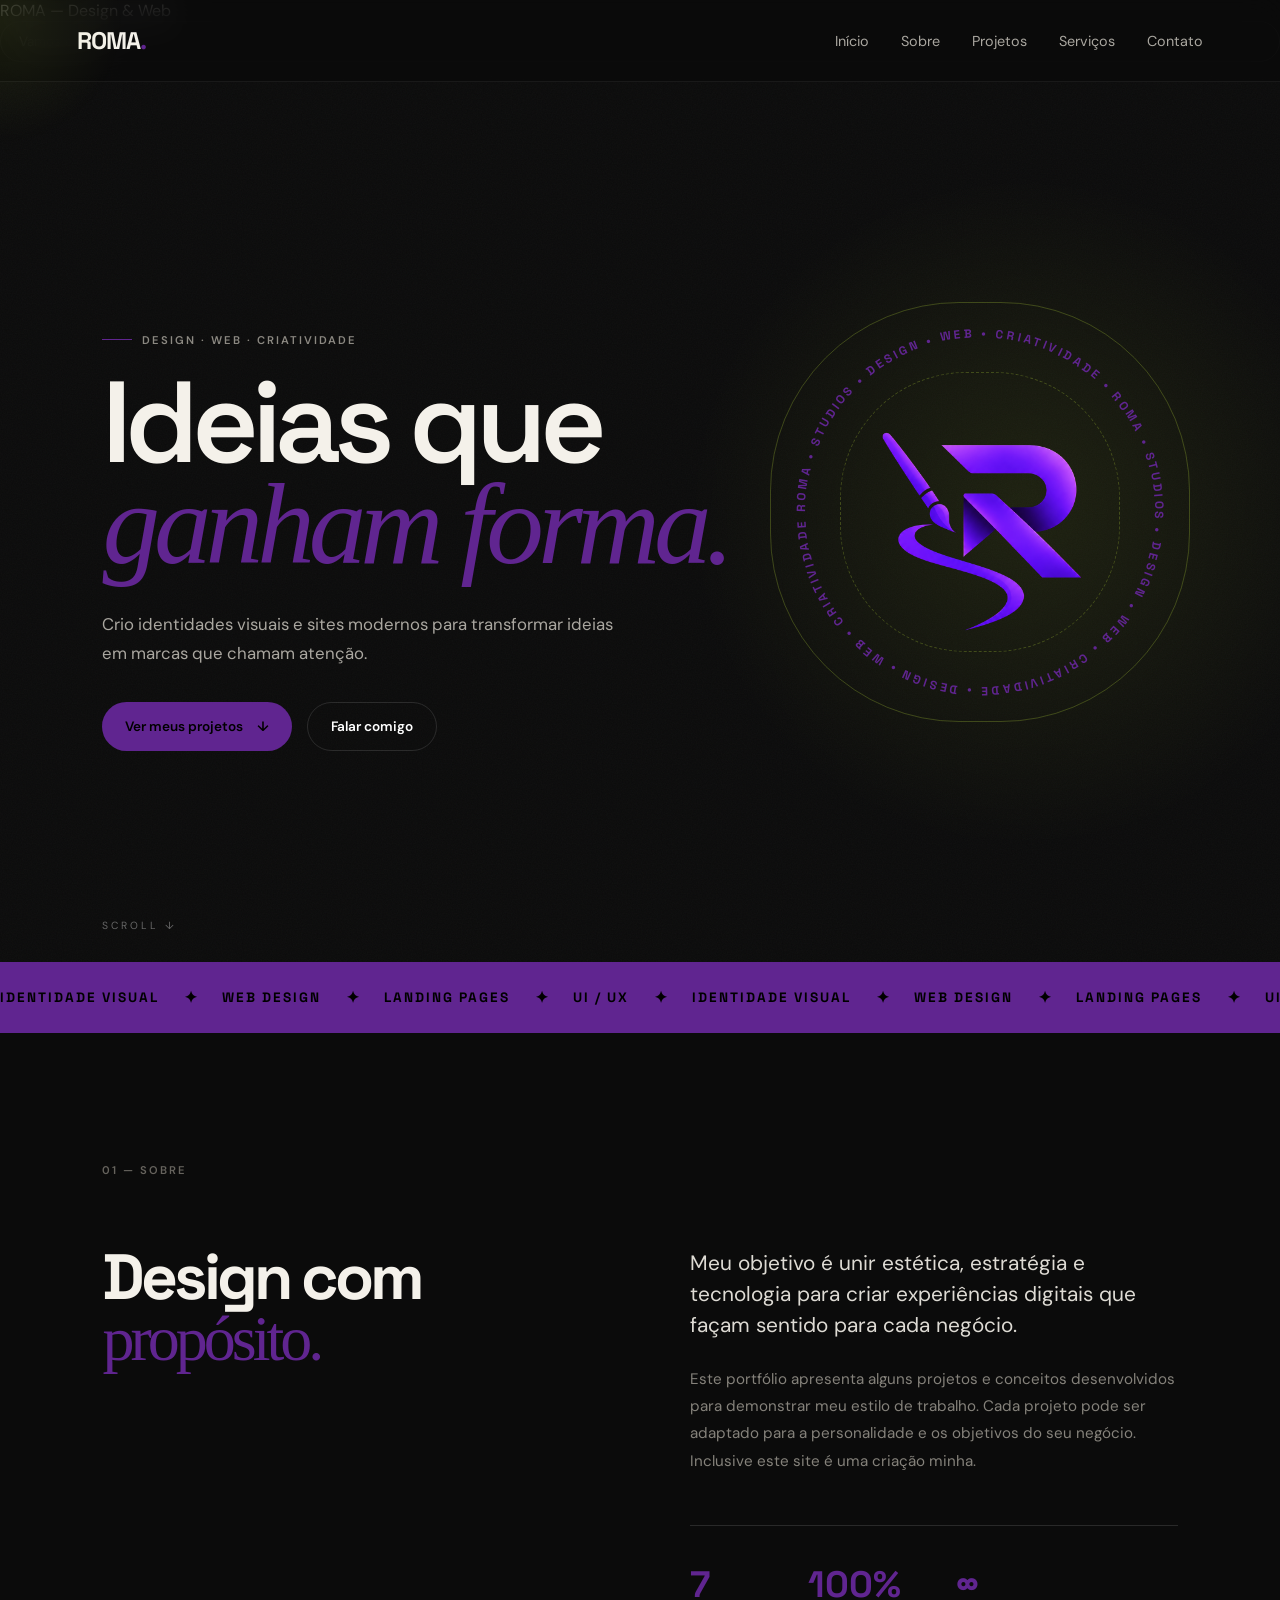
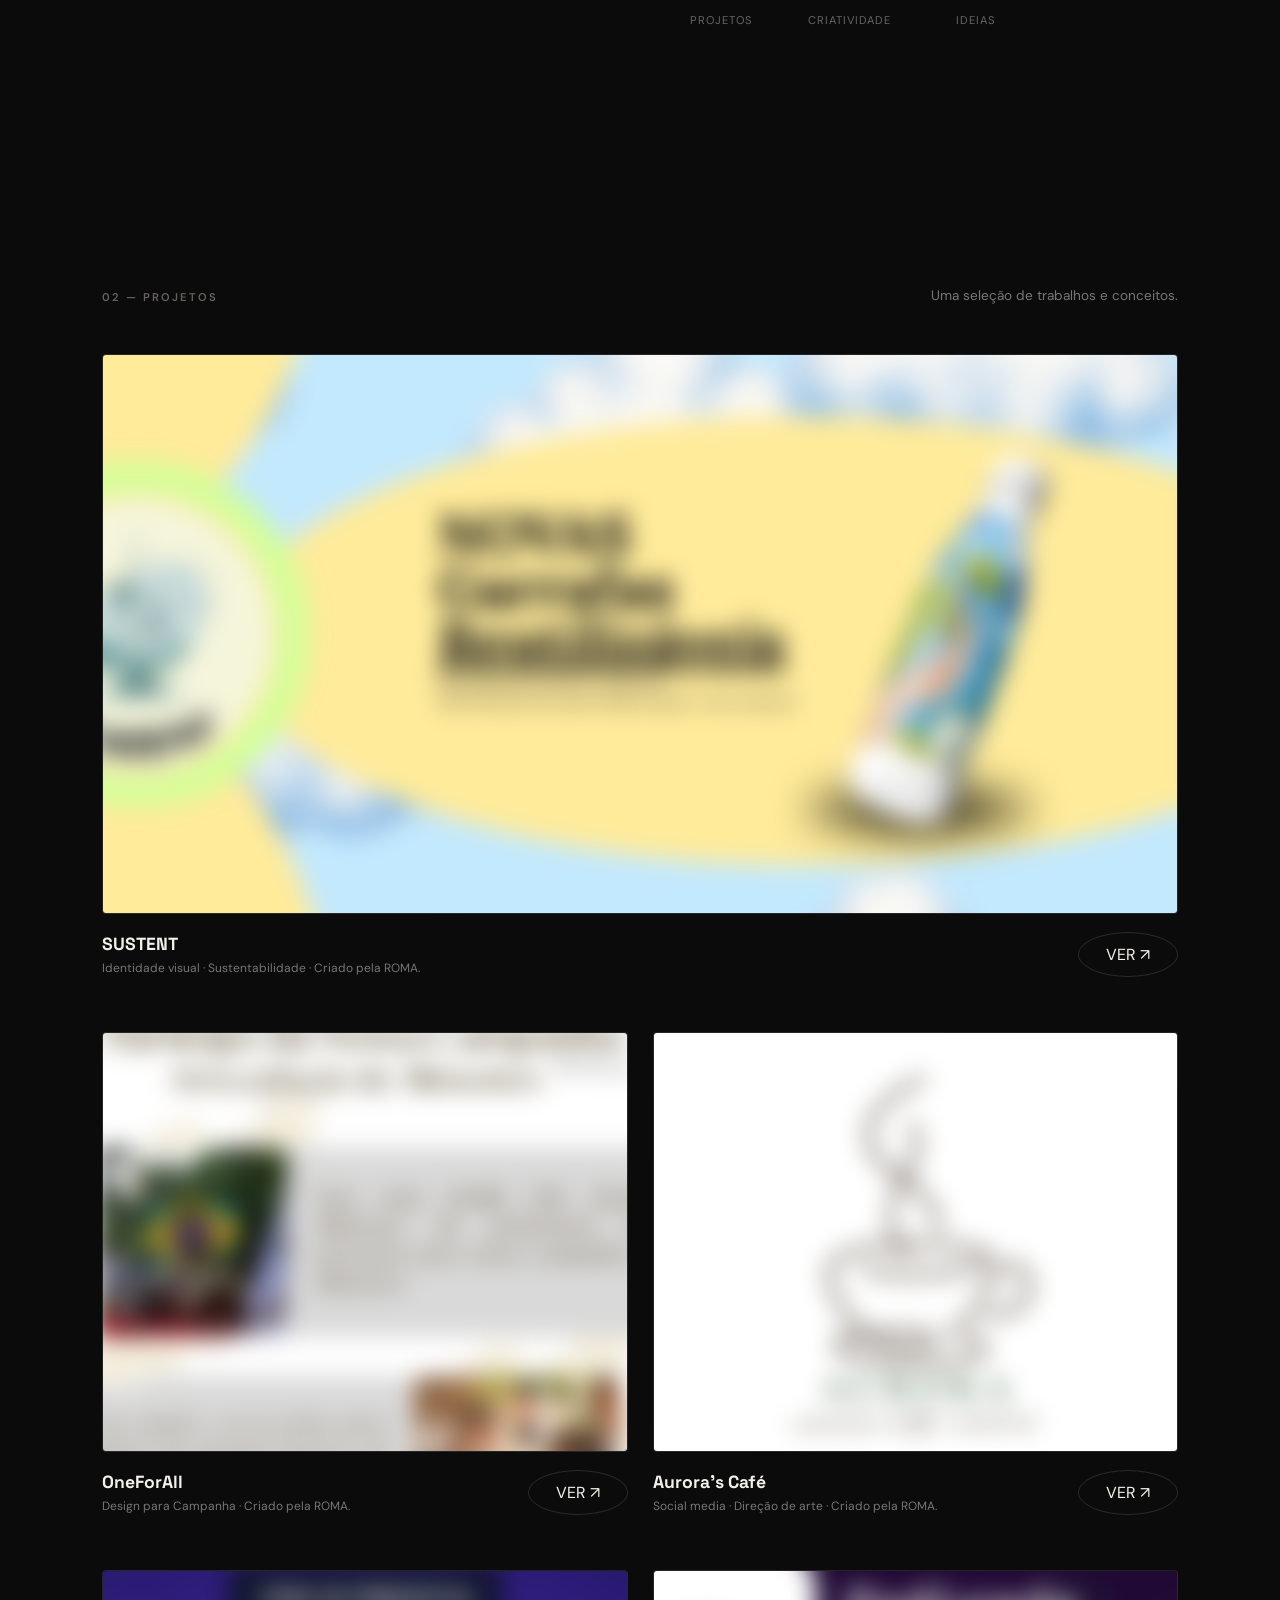
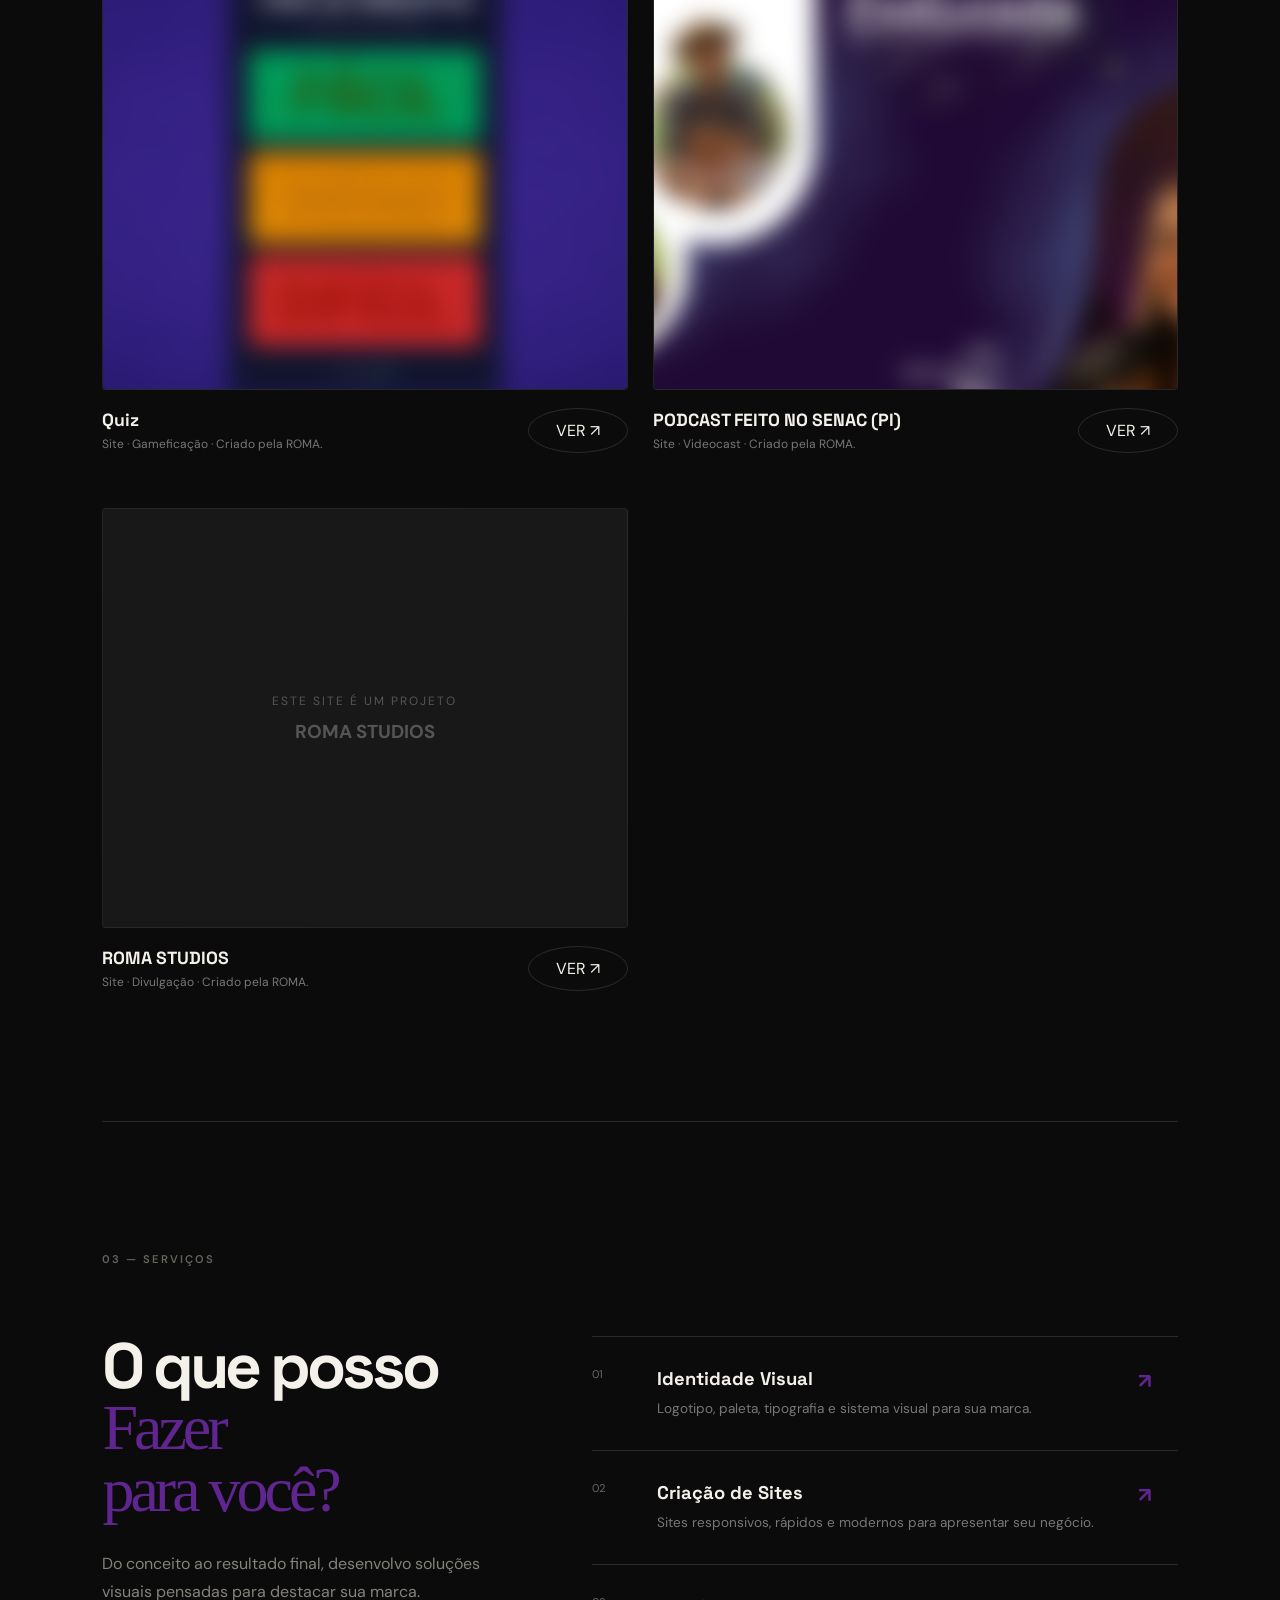
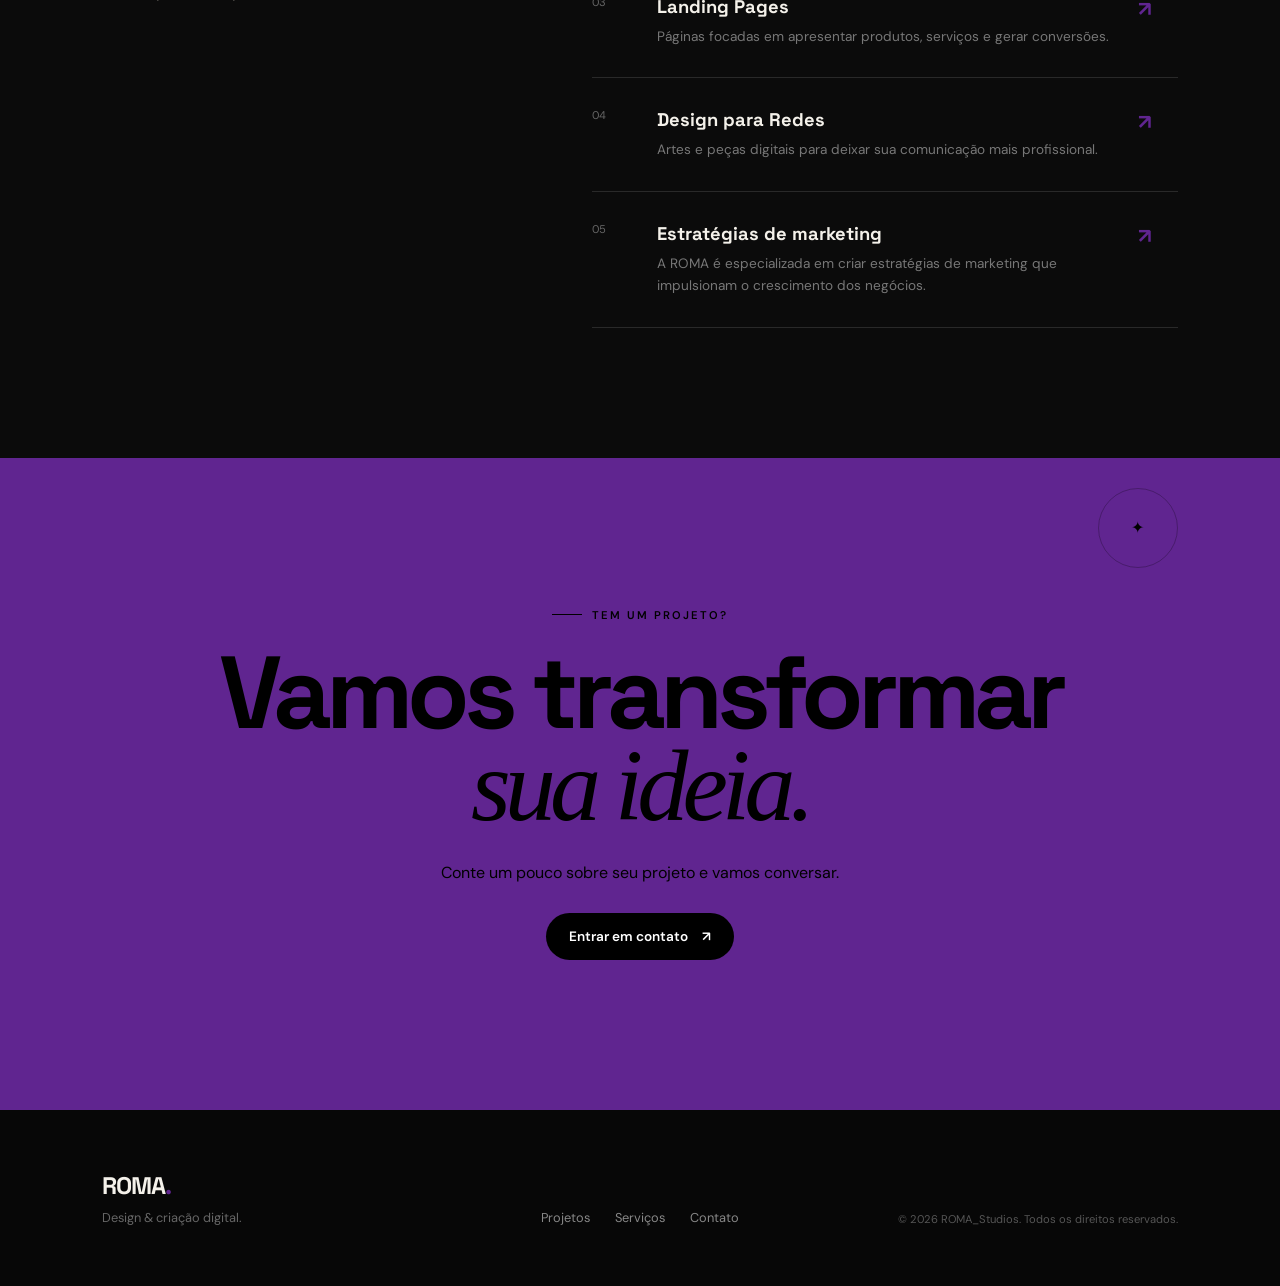
<file: index.html>
<!DOCTYPE html> <html lang="pt-BR"> <head> <meta charset="UTF-8"> <meta name="viewport" content="width=device-width, initial-scale=1.0">

  <meta
  name="description"
  content="ROMA — Portfólio de design, identidade visual e criação de sites."
  
  <title>ROMA — Design & Web</title> <!-- Fontes --> <link rel="preconnect" href="https://fonts.googleapis.com"> <link rel="preconnect" href="https://fonts.gstatic.com" crossorigin> <link href="https://fonts.googleapis.com/css2?family=DM+Sans:wght@400;500;600;700&family=Space+Grotesk:wght@500;600;700&display=swap" rel="stylesheet" > <!-- CSS --> <link rel="stylesheet" href="style.css"> </head> <body> <div class="cursor-glow"></div> <!-- ================= HEADER ================= --> <header class="header"> 
  <a href="#inicio" class="logo">
    ROMA<span>.</span>
  </a>
  
  <nav class="nav" id="nav">
  
    <a href="#inicio">Início</a>
    <a href="#sobre">Sobre</a>
    <a href="#projetos">Projetos</a>
    <a href="#servicos">Serviços</a>
    <a href="#contato">Contato</a>
  
  </nav>
  
</header>

  <a href="#contato" class="header-cta">
    Vamos criar <span>↗</span>
  </a>
  
  <button
    class="menu-btn"
    id="menuBtn"
    type="button"
    aria-label="Abrir menu"
    aria-expanded="false"
  >
    ☰
  </button>
  
  </header> <main>
  <!-- ================= HERO ================= -->
  
  <section class="hero" id="inicio">
  
    <div class="hero-noise"></div>
  
    <div class="hero-content">
  
      <p class="eyebrow">
        <span></span>
        DESIGN · WEB · CRIATIVIDADE
      </p>
  
      <h1>
        Ideias que<br>
        <em>ganham forma.</em>
      </h1>
  
      <p class="hero-text">
        Crio identidades visuais e sites modernos para transformar
        ideias em marcas que chamam atenção.
      </p>
  
      <div class="hero-actions">
  
        <a href="#projetos" class="btn btn-primary">
          Ver meus projetos
          <span>↓</span>
        </a>
  
        <a href="#contato" class="btn btn-ghost">
          Falar comigo
        </a>
  
      </div>
  
    </div>
  
<div class="hero-orbit">

  <!-- Ring externo -->
  <div class="orbit-ring ring-1"></div>

  <!-- Ring interno -->
  <div class="orbit-ring ring-2"></div>

  <!-- Texto curvado -->
  <svg class="orbit-text" viewBox="0 0 420 420">
    <defs>
      <path
        id="textCircle"
        d="M 210,210
           m -175,0
           a 175,175 0 1,1 350,0
           a 175,175 0 1,1 -350,0">
      </path>
    </defs>

    <text>
      <textPath href="#textCircle">
        ROMA • STUDIOS • DESIGN • WEB • CRIATIVIDADE • ROMA • STUDIOS • DESIGN • WEB • CRIATIVIDADE •  DESIGN • WEB • CRIATIVIDADE •
      </textPath>
    </text>
  </svg>

  <!-- Logo central -->
  <div class="img-orbit">
    <img src="Novo Roma.png" alt="Logo ROMA Studios">
  </div>

</div>

    <div class="scroll-label">
      SCROLL ↓
    </div>
  
  </section>
  
  
  <!-- ================= MARQUEE ================= -->
  
  <section class="marquee">
  
    <div class="marquee-track">
  
      <span>IDENTIDADE VISUAL</span>
      <b>✦</b>
  
      <span>WEB DESIGN</span>
      <b>✦</b>
  
      <span>LANDING PAGES</span>
      <b>✦</b>
  
      <span>UI / UX</span>
      <b>✦</b>
  
      <span>IDENTIDADE VISUAL</span>
      <b>✦</b>
  
      <span>WEB DESIGN</span>
      <b>✦</b>
  
      <span>LANDING PAGES</span>
      <b>✦</b>
  
      <span>UI / UX</span>
      <b>✦</b>
  
  <span>IDENTIDADE VISUAL</span>
      <b>✦</b>
  
      <span>WEB DESIGN</span>
      <b>✦</b>
  
      <span>LANDING PAGES</span>
      <b>✦</b>
  
      <span>UI / UX</span>
      <b>✦</b>
  
      <span>IDENTIDADE VISUAL</span>
      <b>✦</b>
  
      <span>WEB DESIGN</span>
      <b>✦</b>
  
      <span>LANDING PAGES</span>
      <b>✦</b>
  
      <span>UI / UX</span>
      <b>✦</b>

    </div>
  
  </section>
  
  
  <!-- ================= SOBRE ================= -->
  
  <section class="section about" id="sobre">
  
    <div class="section-tag">
      01 — SOBRE
    </div>
  
    <div class="about-grid">
  
      <div class="about-title">
  
        <h2>
          Design com<br>
          <span>propósito.</span>
        </h2>
  
      </div>
  
      <div class="about-copy">
  
        <p class="large">
          Meu objetivo é unir estética, estratégia e tecnologia
          para criar experiências digitais que façam sentido
          para cada negócio.
        </p>
  
        <p>
          Este portfólio apresenta alguns projetos e conceitos
          desenvolvidos para demonstrar meu estilo de trabalho.
          Cada projeto pode ser adaptado para a personalidade
          e os objetivos do seu negócio. Inclusive este site é uma criação minha.
        </p>
  
        <div class="stats">
  
          <div>
            <strong>7</strong>
            <small>Projetos</small>
          </div>
  
          <div>
            <strong>100%</strong>
            <small>Criatividade</small>
          </div>
  
          <div>
            <strong>∞</strong>
            <small>Ideias</small>
          </div>
  
        </div>
  
      </div>
  
    </div>
  
  </section>
  
  
  <!-- ================= PROJETOS ================= -->
  
  <section class="section projects" id="projetos">
  
    <div class="section-head">
  
      <div class="section-tag">
        02 — PROJETOS
      </div>
  
      <p>
        Uma seleção de trabalhos e conceitos.
      </p>
  
    </div>
  
  
    <div class="project-grid">
  
  
      <!-- PROJETO 01 -->
  
      <article class="project-card featured">
  
        <div class="project-image">
  
          <!-- COLOQUE SUA IMAGEM AQUI -->
  
          <div class="image-placeholder">
            <img src="bannersSustent.jpg" alt="Imagem do projeto SUSTENT" />
          </div>
  
        </div>
  
        <div class="project-info">
  
          <div>
  
            <h3>SUSTENT</h3>
  
            <p>
              Identidade visual · Sustentabilidade · Criado pela ROMA.
            </p>
  
          </div>
  
          <a
            href="Sustent.html"
            class="project-arrow"
            aria-label="Ver projeto SUSTENT"
          >
            VER ↗
          </a>
  
        </div>
  
      </article>
  
  
      <!-- PROJETO 02 -->
  
      <article class="project-card">
  
        <div class="project-image">
  
          <!-- COLOQUE SUA IMAGEM AQUI -->
  
          <div class="image-placeholder">
            <img src="EmailMArkOneForAll.jpg" alt="Imagem do projeto OneForAll" />
          </div>
  
        </div>
  
        <div class="project-info">
  
          <div>
  
            <h3>OneForAll</h3>
  
            <p>
              Design para Campanha · Criado pela ROMA.
            </p>
  
          </div>
  
          <a
            href="OneForAll.html"
            class="project-arrow"
            aria-label="Ver projeto OneForAll"
          >
           VER ↗
          </a>
  
        </div>
  
      </article>
  
  
      <!-- PROJETO 03 -->
  
      <article class="project-card">
  
        <div class="project-image">
  
          <!-- COLOQUE SUA IMAGEM AQUI -->
  
          <div class="image-placeholder">
            <img src="AURORA'SCAFÉLOGO.jpg" alt="Imagem do projeto Aurora Cafe" />
          </div>
  
        </div>
  
        <div class="project-info">
  
          <div>
  
            <h3>Aurora's Café</h3>
  
            <p>
              Social media · Direção de arte · Criado pela ROMA.
            </p>
  
          </div>
  
          <a
            href="AuroraCafe.html"
            class="project-arrow"
            aria-label="Ver projeto Aurora's Café"
          >
            VER ↗
          </a>
  
        </div>
  
      </article>
  
  
      <!-- PROJETO 04 -->
  
      <article class="project-card">
  
        <div class="project-image">
  
          <!-- COLOQUE SUA IMAGEM AQUI -->
  
          <div class="image-placeholder">
            <img src="QUIZ.png" alt="Imagem do projeto Quiz" />
          </div>
  
        </div>
  
        <div class="project-info">
  
          <div>
  
            <h3>Quiz</h3>
  
            <p>
              Site · Gameficação · Criado pela ROMA.
            </p>
  
          </div>
  
          <a
            href="https://guiguizx0.github.io/guigui/index.html"
            class="project-arrow"
            aria-label="Ver projeto Quiz"
          >
            VER ↗
          </a>
  
        </div>
  
      </article>

      
      <!-- PROJETO 05 -->
  
      <article class="project-card">
  
        <div class="project-image">
  
          <!-- COLOQUE SUA IMAGEM AQUI -->
  
          <div class="image-placeholder">
            <img src="PodLenda.jpg" alt="Imagem do projeto integrador" />
          </div>
  
        </div>
  
        <div class="project-info">
  
          <div>
  
            <h3>PODCAST FEITO NO SENAC (PI)</h3>
  
            <p>
              Site · Videocast · Criado pela ROMA.
            </p>
  
          </div>
  
          <a
            href="https://guiguizx0.github.io/PodLenda/"
            class="project-arrow"
            aria-label="Ver projeto integrador"
          >
            VER ↗
          </a>
  
        </div>
  
      </article>
  
       <!-- PROJETO 05 -->
  
      <article class="project-card">
  
        <div class="project-image">
  
          <!-- COLOQUE SUA IMAGEM AQUI -->
  
          <div class="image-placeholder">
            <p>Este site é um projeto</p>
            <h1>ROMA STUDIOS</h1>
          </div>
  
        </div>
  
        <div class="project-info">
  
          <div>
  
            <h3>ROMA STUDIOS</h3>
  
            <p>
              Site · Divulgação · Criado pela ROMA.
            </p>
  
          </div>
  
          <a
            href="#"
            class="project-arrow"
            aria-label="Ver projeto ROMA STUDIOS"
          >
            VER ↗
          </a>
  
        </div>
  
      </article>
  
    </div>
  
  </section>
  
  
  <!-- ================= SERVIÇOS ================= -->
  
  <section class="section services" id="servicos">
  
    <div class="section-tag">
      03 — SERVIÇOS
    </div>
  
    <div class="services-grid">
  
      <div class="service-intro">
  
        <h2>
          O que posso<br>
         <span> Fazer
            <br> para você?</span>
        </h2>
  
        <p>
          Do conceito ao resultado final, desenvolvo soluções
          visuais pensadas para destacar sua marca.
        </p>
  
      </div>
  
  
      <div class="service-list">
  
        <div class="service">
  
          <span>01</span>
  
          <div>
            <h3>Identidade Visual</h3>
  
            <p>
              Logotipo, paleta, tipografia e sistema visual
              para sua marca.
            </p>
          </div>
  
          <b>↗</b>
  
        </div>
  
  
        <div class="service">
  
          <span>02</span>
  
          <div>
            <h3>Criação de Sites</h3>
  
            <p>
              Sites responsivos, rápidos e modernos para
              apresentar seu negócio.
            </p>
          </div>
  
          <b>↗</b>
  
        </div>
  
  
        <div class="service">
  
          <span>03</span>
  
          <div>
            <h3>Landing Pages</h3>
  
            <p>
              Páginas focadas em apresentar produtos,
              serviços e gerar conversões.
            </p>
          </div>
  
          <b>↗</b>
  
        </div>
  
  
        <div class="service">
  
          <span>04</span>
  
          <div>
            <h3>Design para Redes</h3>
  
            <p>
              Artes e peças digitais para deixar sua
              comunicação mais profissional.
            </p>
          </div>
  
          <b>↗</b>
  
        </div>
  
  
       <div class="service">
  
          <span>05</span>
  
          <div>
            <h3>Estratégias de marketing</h3>
  
            <p>
            A ROMA é especializada em criar estratégias de marketing que impulsionam o crescimento dos negócios.
            </p>
          </div>
  
          <b>↗</b>

  
      </div>
  
    </div>
  
  </section>
  
  
  <!-- ================= CONTATO ================= -->
  
  <section class="cta-section" id="contato">
  
    <div class="cta-circle">
      ✦
    </div>
  
    <p class="eyebrow">
      <span></span>
      TEM UM PROJETO?
    </p>
  
    <h2>
      Vamos transformar<br>
      <em>sua ideia.</em>
    </h2>
  
    <p>
      Conte um pouco sobre seu projeto e vamos conversar.
    </p>
  
    <a
      href="https://wa.me/17988051060"
      class="btn btn-light"
    >
      Entrar em contato
      <span>↗</span>
    </a>
  
  </section>
  
  </main> <!-- ================= FOOTER ================= --> <footer>
  <div class="footer-brand">
  
    <a href="#inicio" class="logo">
      ROMA<span>.</span>
    </a>
  
    <p>
      Design & criação digital.
    </p>
  
  </div>
  
  
  <div class="footer-links">
  
    <a href="#projetos">Projetos</a>
    <a href="#servicos">Serviços</a>
    <a href="#contato">Contato</a>
  
  </div>
  
  
  <p class="copyright">
    © 2026 ROMA_Studios. Todos os direitos reservados.
  </p>
  
  </footer> <script src="script.js"></script> </body> </html>
</file>
<file: style.css>
*{
    margin: 0;
    padding: 0;
    box-sizing: border-box;
   } 
    html {
    scroll-behavior: smooth;
    }
    
    :root {
    --bg: #0b0b0b;
    --bg-dark: #070707;
    --white: #f4f1ea;
    --muted: #8c8982;
    --line: rgba(255, 255, 255, 0.12);
    --accent: #602590;
    --accent-dark: #9d5ece;
    
    --display: "Space Grotesk", sans-serif;
    --serif: Georgia, "Times New Roman", serif;
    
    --container: 1200px;
    }
    
    body {
    background: var(--bg);
    color: var(--white);
    
    font-family: "DM Sans", sans-serif;
    
    overflow-x: hidden;
    }
    
    a {
    color: inherit;
    text-decoration: none;
    }
    
    button {
    font-family: inherit;
    }
    
    ::selection {
    background: var(--accent);
    color: #000;
    }
    
    /* =========================================================
    SCROLLBAR
    ========================================================= */
    
    ::-webkit-scrollbar {
    width: 8px;
    }
    
    ::-webkit-scrollbar-track {
    background: #070707;
    }
    
    ::-webkit-scrollbar-thumb {
    background: #444;
    border-radius: 20px;
    }
    
    ::-webkit-scrollbar-thumb:hover {
    background: var(--accent);
    }
    
    /* =========================================================
    HEADER
    ========================================================= */
    
    .header {
    position: fixed;
    top: 0;
    left: 0;
    
    width: 100%;
    height: 82px;
    
    padding: 0 6vw;
    
    display: flex;
    align-items: center;
    justify-content: space-between;
    
    z-index: 1000;
    
    background: rgba(11, 11, 11, 0.72);
    
    backdrop-filter: blur(18px);
    
    border-bottom: 1px solid rgba(255, 255, 255, 0.06);
    
    transition: background 0.3s ease;
    }
    
    .logo {
    font-family: var(--display);
    
    font-size: 1.5rem;
    font-weight: 700;
    
    letter-spacing: -1px;
    }
    
    .logo span {
    color: var(--accent);
    }
    
    .nav {
    display: flex;
    gap: 32px;
    }
    
    .nav a {
    position: relative;
    
    color: #aaa7a0;
    
    font-size: 0.9rem;
    
    transition: color 0.3s ease;
    }
    
    .nav a::after {
    content: "";
    
    position: absolute;
    
    left: 0;
    bottom: -7px;
    
    width: 0;
    height: 1px;
    
    background: var(--accent);
    
    transition: width 0.3s ease;
    }
    
    .nav a:hover {
    color: #fff;
    }
    
    .nav a:hover::after {
    width: 100%;
    }
    
    .header-cta {
    display: flex;
    align-items: center;
    gap: 10px;
    
    padding: 11px 18px;
    
    border: 1px solid var(--line);
    border-radius: 50px;
    
    font-size: 0.85rem;
    
    transition: 0.3s ease;
    }
    
    .header-cta:hover {
    background: var(--accent);
    color: #000;
    border-color: var(--accent);
    }
    
    .menu-btn {
    display: none;
    
    border: 0;
    background: transparent;
    
    color: #fff;
    
    font-size: 1.5rem;
    
    cursor: pointer;
    }
    
    /* =========================================================
    HERO
    ========================================================= */
    
    .hero {
    position: relative;
    
    min-height: 100vh;
    
    padding: 160px 8vw 100px;
    
    display: flex;
    align-items: center;
    
    overflow: hidden;
    
    background:
    radial-gradient(
    circle at 80% 50%,
    rgba(215, 255, 63, 0.09),
    transparent 30%
    ),
    var(--bg);
    }
    
    .hero-noise {
    position: absolute;
    inset: 0;
    
    opacity: 0.035;
    
    pointer-events: none;
    
    background-image:
    url("data:image/svg+xml,%3Csvg xmlns='http://www.w3.org/2000/svg' width='180' height='180'%3E%3Cfilter id='n'%3E%3CfeTurbulence type='fractalNoise' baseFrequency='.8' numOctaves='4'/%3E%3C/filter%3E%3Crect width='100%25' height='100%25' filter='url(%23n)'/%3E%3C/svg%3E");
    }
    
    .hero-content {
    position: relative;
    
    z-index: 2;
    
    max-width: 760px;
    
    animation: heroIn 1s ease both;
    }
    
    .eyebrow {
    display: flex;
    align-items: center;
    justify-content: flex-start;
    
    gap: 10px;
    
    margin-bottom: 25px;
    
    color: var(--muted);
    
    font-size: 0.7rem;
    font-weight: 600;
    
    letter-spacing: 2px;
    }
    
    .eyebrow span {
    width: 30px;
    height: 1px;
    
    background: var(--accent);
    }
    
    .hero h1 {
    font-family: var(--display);
    
    font-size: clamp(4rem, 9vw, 8.5rem);
    
    line-height: 0.88;
    
    letter-spacing: -7px;
    
    font-weight: 600;
    }
    
    .hero h1 em {
    color: var(--accent);
    
    font-family: var(--serif);
    
    font-weight: 400;
    
    letter-spacing: -6px;
    }
    
    .hero-text {
    max-width: 530px;
    
    margin-top: 35px;
    
    color: #aaa7a0;
    
    font-size: 1.05rem;
    
    line-height: 1.7;
    }
    
    .hero-actions {
    display: flex;
    
    gap: 15px;
    
    margin-top: 35px;
    }
    
    /* =========================================================
    BOTÕES
    ========================================================= */
    
    .btn {
    display: inline-flex;
    
    align-items: center;
    justify-content: center;
    
    gap: 14px;
    
    padding: 15px 23px;
    
    border-radius: 50px;
    
    font-size: 0.85rem;
    font-weight: 600;
    
    transition: 0.3s ease;
    }
    
    .btn:hover {
    transform: translateY(-3px);
    }
    
    .btn-primary {
    background: var(--accent);
    
    color: #000;
    }
    
    .btn-primary:hover {
    background: var(--accent-dark);
    }
    
    .btn-ghost {
    border: 1px solid var(--line);
    
    color: #fff;
    }
    
    .btn-ghost:hover {
    border-color: #fff;
    }
    
    .btn-light {
    background: #000;
    
    color: #fff;
    }
    
    .btn-light:hover {
    background: #222;
    }
    
    /* =========================================================
    ORBIT
    ========================================================= */
    
.hero-orbit {
  position: absolute;
  right: 7%;
  top: 50%;
  width: 420px;
  height: 420px;

  display: flex;
  align-items: center;
  justify-content: center;

  transform: translateY(-50%);
}

/* ANEL EXTERNO */
.ring-1 {
  position: absolute;
  width: 420px;
  height: 420px;
  border-radius: 50%;
  border: 1px solid rgba(215, 255, 63, 0.22);
}

/* ANEL INTERNO */
.ring-2 {
  position: absolute;
  width: 280px;
  height: 280px;
  border-radius: 50%;
  border: 1px dashed rgba(215, 255, 63, 0.22);
}

/* LOGO */
.img-orbit {
  position: absolute;

  width: 380px;
  height: 380px;

  top: 50%;
  left: 50%;

  transform: translate(-47%, -47%);

  display: flex;
  align-items: center;
  justify-content: center;

  z-index: 10;

  transition:transform 0.3s ease;
}

.img-orbit:hover {
  transform: translate(-47%, -45%) scale(1.05) rotate(-3deg);
}

.img-orbit img {
  width: 100%;
  height: 100%;
  object-fit: contain;
}


    .orbit-ring {
    position: absolute;
    
    border-radius: 45%;
    
    border: 1px solid rgba(215, 255, 63, 0.22);
    }
    
    .ring-1 {
    width: 420px;
    height: 420px;
    
    animation: rotate 20s linear infinite;
    }
    
    .ring-2 {
    width: 280px;
    height: 280px;
    
    border-style: dashed;
    
    animation: rotateReverse 14s linear infinite;
    }
    
    @keyframes rotate {
    to {
    transform: rotate(360deg);
    }
    }
    
    @keyframes rotateReverse {
    to {
    transform: rotate(-360deg);
    }
    }
    
    @keyframes heroIn {
    from {
    opacity: 0;
    transform: translateY(30px);
    }
    
    to {
    opacity: 1;
    transform: translateY(0);
    }
    }
    

    .scroll-label {
    position: absolute;
    
    bottom: 30px;
    left: 8vw;
    
    color: #666;
    
    font-size: 0.65rem;
    
    letter-spacing: 3px;
    }
    
/* =========================
   TEXTO CURVADO
========================= */

.orbit-text {
  position:absolute;

  width:420px;
  height:420px;

  top:50%;
  left:50%;

  transform:translate(-50%, -50%);

  z-index:6;

  pointer-events:none;

  animation:orbitText 20s linear infinite;
}


/* aparência do texto */

.orbit-text text {
  fill:var(--accent);

  font-family:var(--display);

  font-size:12px;

  font-weight:700;

  letter-spacing:3px;
}


/* rotação junto com os rings */

@keyframes orbitText {

  from {
    transform:translate(-50%, -50%) rotate(0deg);
  }

  to {
    transform:translate(-50%, -50%) rotate(360deg);
  }

}

    /* =========================================================
    MARQUEE
    ========================================================= */
    
    .marquee {
    overflow: hidden;
    
    padding: 25px 0;
    
    background: var(--accent);
    
    color: #000;
    }
    
    .marquee-track {
    width: max-content;
    
    display: flex;
    align-items: center;
    
    gap: 25px;
    
    animation: marquee 25s linear infinite;
    }
    
    .marquee-track span {
    white-space: nowrap;
    
    font-family: var(--display);
    
    font-size: 0.85rem;
    
    font-weight: 700;
    
    letter-spacing: 2px;
    }
    
    @keyframes marquee {
    from {
    transform: translateX(0);
    }
    
    to {
    transform: translateX(-50%);
    }
    }
    
    /* =========================================================
    SEÇÕES
    ========================================================= */
    
    .section {
    width: min(var(--container), 84%);
    
    margin: auto;
    
    padding: 130px 0;
    }
    
    .section-tag {
    color: #66635d;
    
    font-size: 0.7rem;
    
    font-weight: 600;
    
    letter-spacing: 2px;
    }
    
    /* =========================================================
    SOBRE
    ========================================================= */
    
    .about-grid {
    display: grid;
    
    grid-template-columns: 1fr 1fr;
    
    gap: 100px;
    
    margin-top: 70px;
    }
    
    .about h2,
    .service-intro h2 {
    font-family: var(--display);
    
    font-size: clamp(3rem, 5vw, 5.5rem);
    
    line-height: 0.95;
    
    letter-spacing: -4px;
    }
    
    .about h2 span,
    .service-intro h2 span {
    color: var(--accent);
    
    font-family: var(--serif);
    
    font-weight: 400;
    }
    
    .about-copy .large {
    color: #dedbd4;
    
    font-size: 1.3rem;
    
    line-height: 1.5;
    }
    
    .about-copy p {
    margin-bottom: 25px;
    
    color: #85827b;
    
    font-size: 0.95rem;
    
    line-height: 1.8;
    }
    
    .stats {
    display: flex;
    
    gap: 55px;
    
    margin-top: 50px;
    
    padding-top: 35px;
    
    border-top: 1px solid var(--line);
    }
    
    .stats div {
    display: flex;
    
    flex-direction: column;
    }
    
    .stats strong {
    color: var(--accent);
    
    font-family: var(--display);
    
    font-size: 2.3rem;
    }
    
    .stats small {
    margin-top: 5px;
    
    color: #666;
    
    font-size: 0.7rem;
    
    text-transform: uppercase;
    
    letter-spacing: 1px;
    }
    
    /* =========================================================
    PROJETOS
    ========================================================= */
    
    .section-head {
    display: flex;
    
    align-items: flex-end;
    justify-content: space-between;
    
    margin-bottom: 50px;
    }
    
    .section-head p {
    color: #777;
    
    font-size: 0.85rem;
    }
    
    .project-grid {
    display: grid;
    
    grid-template-columns: repeat(2, 1fr);
    
    gap: 55px 25px;
    }
    
    .project-card.featured {
    grid-column: span 2;
    }
    
    .project-image {
    position: relative;
    
    width: 100%;
    
    height: 420px;
    
    overflow: hidden;
    
    background:
    linear-gradient(
    135deg,
    #181818,
    #0f0f0f
    );
    
    border-radius: 4px;
    
    border: 1px solid rgba(255, 255, 255, 0.08);
    }
    
    .featured .project-image {
    height: 560px;
    }
    
    /* =========================================================
    ESPAÇO PARA IMAGEM
    ========================================================= */
    
    .image-placeholder {
    position: absolute;
    inset: 0px;
    overflow: hidden;
    display: flex;
    background: #181818;
    flex-direction: column;
    
    align-items: center;
    justify-content: center;
    
    gap: 10px;
    
    color: #555;
    
    transition: 0.4s ease;

    }

    .image-placeholder img {
    width: 100%;
    height: 100%;
    object-fit: cover;
    display: block;

    filter: blur(10px);
    transform: scale(1.2);
    transition: 0.5s ease;
    } 

    .project-card:hover .image-placeholder img {
    filter: blur(2px);
    transform: scale(1.08);
}
    
    .image-placeholder span {
    color: var(--accent);
    
    font-family: var(--display);
    
    font-size: 3rem;
    
    font-weight: 700;
    }
    
    .image-placeholder p {
    color: #555;
    
    font-size: 0.75rem;
    
    text-transform: uppercase;
    
    letter-spacing: 2px;
    }
    
    .project-card:hover .image-placeholder {
    transform: scale(1.03);
    
    background:
    radial-gradient(
    circle,
    rgba(215, 255, 63, 0.04),
    transparent 60%
    );
    }
    
    /* =========================================================
    INFORMAÇÕES DO PROJETO
    ========================================================= */
    
    .project-info {
    display: flex;
    
    align-items: center;
    justify-content: space-between;
    
    padding-top: 18px;
    }
    
    .project-info h3 {
    font-family: var(--display);
    
    font-size: 1.1rem;
    }
    
    .project-info p {
    margin-top: 5px;
    
    color: #777;
    
    font-size: 0.75rem;
    }
    
    .project-arrow {
    width: 100px;
    height: 45px;
    
    display: flex;
    
    align-items: center;
    justify-content: center;
    
    border: 1px solid var(--line);
    
    border-radius: 60%;
    
    transition: 0.3s ease;
    }
    
    .project-arrow:hover {
    background: var(--accent);
    
    color: #000;
    
    border-color: var(--accent);
    
    }
    
    /* =========================================================
    SERVIÇOS
    ========================================================= */
    
    .services {
    border-top: 1px solid var(--line);
    }
    
    .services-grid {
    display: grid;
    
    grid-template-columns: 0.8fr 1.2fr;
    
    gap: 100px;
    
    margin-top: 70px;
    }
    
    .service-intro p {
    max-width: 390px;
    
    margin-top: 30px;
    
    color: #85827b;
    
    line-height: 1.7;
    }
    
    .service-list {
    border-top: 1px solid var(--line);
    }
    
    .service {
    display: grid;
    
    grid-template-columns: 45px 1fr 40px;
    
    gap: 20px;
    
    padding: 30px 0;
    
    border-bottom: 1px solid var(--line);
    
    transition: 0.3s ease;
    }
    
    .service > span {
    color: #666;
    
    font-size: 0.7rem;
    }
    
    .service h3 {
    font-family: var(--display);
    
    font-size: 1.15rem;
    }
    
    .service p {
    max-width: 480px;
    
    margin-top: 8px;
    
    color: #777;
    
    font-size: 0.85rem;
    
    line-height: 1.6;
    }
    
    .service b {
    color: var(--accent);
    
    font-size: 1.3rem;
    
    transition: transform 0.3s ease;
    }
    
    .service:hover {
    padding-left: 12px;
    }
    
    .service:hover b {
    transform: rotate(45deg);
    }
    
    /* =========================================================
    CTA
    ========================================================= */
    
    .cta-section {
    position: relative;
    
    padding: 150px 20px;
    
    overflow: hidden;
    
    text-align: center;
    
    background: var(--accent);
    
    color: #000;
    }
    
    .cta-section .eyebrow {
    justify-content: center;
    
    color: #000000;
    }
    
    .cta-section .eyebrow span {
    background: #000;
    }
    
    .cta-section h2 {
    font-family: var(--display);
    
    font-size: clamp(3.5rem, 8vw, 8rem);
    
    line-height: 0.9;
    
    letter-spacing: -6px;
    }
    
    .cta-section h2 em {
    font-family: var(--serif);
    
    font-weight: 400;
    }
    
    .cta-section > p:not(.eyebrow) {
    margin: 30px auto;
    
    color: #000000;
    }
    
    .cta-circle {
    position: absolute;
    
    top: 30px;
    right: 8%;
    
    width: 80px;
    height: 80px;
    
    display: flex;
    
    align-items: center;
    justify-content: center;
    
    border: 1px solid rgba(0, 0, 0, 0.25);
    
    border-radius: 50%;
    
    animation: floating 3s ease-in-out infinite;
    }
    
    @keyframes floating {
    50% {
    transform: translateY(-12px);
    }
    }
    
    /* =========================================================
    FOOTER
    ========================================================= */
    
    footer {
    display: grid;
    
    grid-template-columns: 1fr auto 1fr;
    
    align-items: end;
    
    gap: 30px;
    
    padding: 60px 8vw;
    
    background: var(--bg-dark);
    }
    
    .footer-brand p {
    margin-top: 8px;
    
    color: #666;
    
    font-size: 0.8rem;
    }
    
    .footer-links {
    display: flex;
    
    gap: 25px;
    }
    
    .footer-links a {
    color: #888;
    
    font-size: 0.8rem;
    
    transition: color 0.3s ease;
    }
    
    .footer-links a:hover {
    color: var(--accent);
    }
    
    .copyright {
    justify-self: end;
    
    color: #555;
    
    font-size: 0.7rem;
    }
    
    /* =========================================================
    CURSOR
    ========================================================= */
    
    .cursor-glow {
    position: fixed;
    
    width: 250px;
    height: 250px;
    
    pointer-events: none;
    
    border-radius: 50%;
    
    background:
    radial-gradient(
    circle,
    rgba(215, 255, 63, 0.08),
    transparent 70%
    );
    
    transform: translate(-50%, -50%);
    
    z-index: 9999;
    }
    
    /* =========================================================
    RESPONSIVO — TABLET
    ========================================================= */
    
    @media (max-width: 900px) {
    
    .nav {
    position: fixed;
    
    top: 82px;
    left: 0;
    
    width: 100%;
    
    padding: 30px 6vw;
    
    flex-direction: column;
    
    gap: 22px;
    
    background: rgba(11, 11, 11, 0.97);
    
    transform: translateY(-120%);
    
    transition: transform 0.4s ease;
    
    }
    
    .nav.active {
    transform: translateY(0);
    }
    
    .header-cta {
    display: none;
    }
    
    .menu-btn {
    display: block;
    }
    
    .hero-orbit {
    right: -120px;
    
    opacity: 0.4;
    
    }
    
    .about-grid,
    .services-grid {
    grid-template-columns: 1fr;
    
    gap: 60px;
    
    }
    
    .project-grid {
    grid-template-columns: 1fr;
    }
    
    .project-card.featured {
    grid-column: span 1;
    }
    
    .featured .project-image,
    .project-image {
    height: 450px;
    }
    
    footer {
    grid-template-columns: 1fr 1fr;
    }
    
    .copyright {
    grid-column: span 2;
    
    justify-self: start;
    
    }
    }
    
    /* =========================================================
    RESPONSIVO — CELULAR
    ========================================================= */
    
    @media (max-width: 600px) {
    
    .header {
    height: 72px;
    }
    
    .nav {
    top: 72px;
    }
    
    .hero {
    min-height: 100svh;
    
    padding: 130px 6vw 80px;
    
    align-items: flex-start;
    
    }
    
    .hero h1 {
    font-size: clamp(3.5rem, 16vw, 5.5rem);
    
    letter-spacing: -4px;
    
    }
    
    .hero h1 em {
    letter-spacing: -3px;
    }
    
    .hero-text {
    font-size: 0.95rem;
    }
    
    .hero-actions {
    flex-direction: column;
    
    align-items: flex-start;
    
    }
    
    .hero-orbit {
    width: 280px;
    height: 280px;
    
    right: -110px;
    top: 70%;
    
    opacity: 0.3;
    
    }
    
    .ring-1 {
    width: 280px;
    height: 280px;
    }
    
    .ring-2 {
    width: 190px;
    height: 190px;
    }
    
    .orbit-core {
    width: 80px;
    height: 80px;
    
    font-size: 2rem;
    
    }
    
    .scroll-label {
    display: none;
    }
    
    .section {
    width: 88%;
    
    padding: 90px 0;
    
    }
    
    .about h2,
    .service-intro h2 {
    font-size: 3.2rem;
    
    letter-spacing: -3px;
    
    }
    
    .stats {
    gap: 25px;
    }
    
    .stats strong {
    font-size: 1.8rem;
    }
    
    .section-head {
    align-items: flex-start;
    
    flex-direction: column;
    
    gap: 15px;
    
    }
    
    .project-grid {
    gap: 40px 0;
    }
    
    .project-image,
    .featured .project-image {
    height: 350px;
    }
    
    .service {
    grid-template-columns: 30px 1fr 25px;
    
    gap: 12px;
    
    }
    
    .cta-section {
    padding: 110px 20px;
    }
    
    .cta-section h2 {
    font-size: 3.7rem;
    
    letter-spacing: -3px;
    
    }
    
    .cta-circle {
    width: 55px;
    height: 55px;
    
    right: 20px;
    
    }
    
    footer {
    grid-template-columns: 1fr;
    
    padding: 50px 6vw;
    
    }
    
    .footer-links {
    flex-wrap: wrap;
    }
    
    .copyright {
    grid-column: auto;
    }
    
    }
    
    /* =========================================================
    ACESSIBILIDADE
    ========================================================= */
    
    @media (prefers-reduced-motion: reduce) {
    
    *,
    *::before,
    *::after {
    scroll-behavior: auto !important;
    
    animation-duration: 0.01ms !important;
    
    animation-iteration-count: 1 !important;
    
    transition-duration: 0.01ms !important;
    
    }
    
    }
</file>
